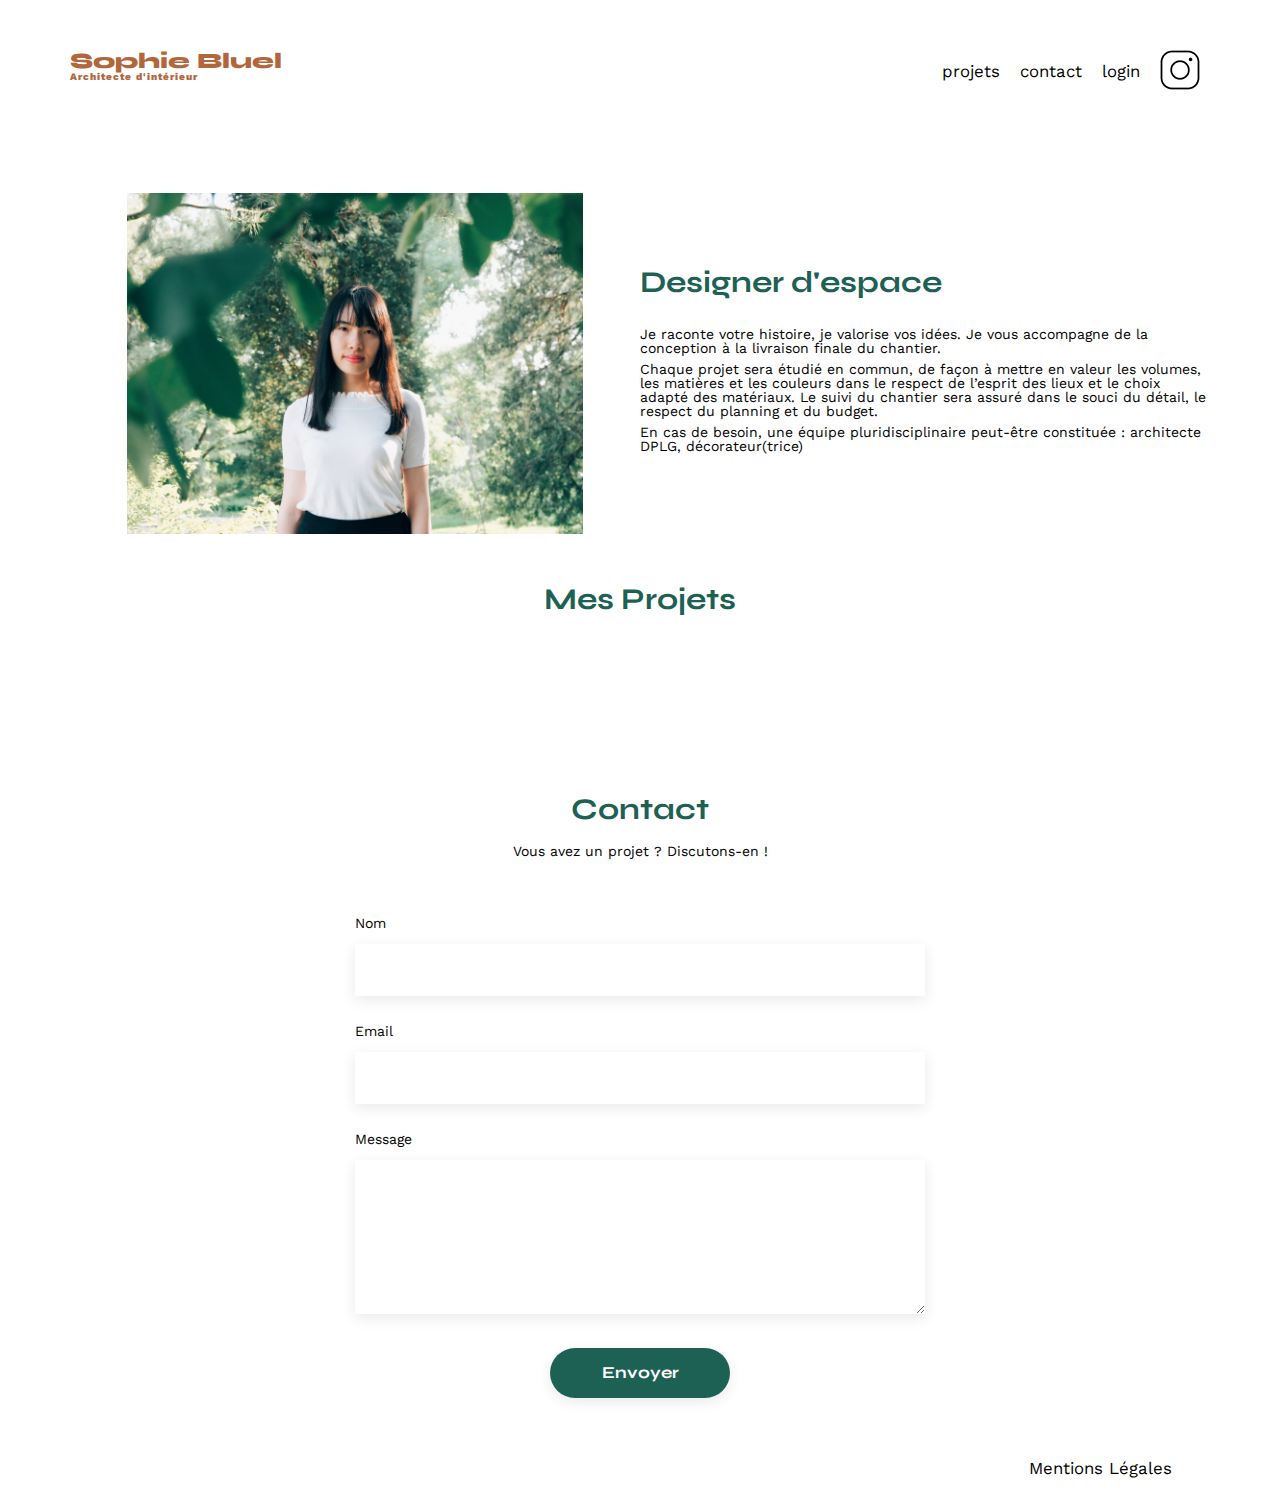
<file: FrontEnd/index.html>
<!DOCTYPE html>
<html lang="fr">
  <head>
    <meta charset="UTF-8" />
    <title>Sophie Bluel - Architecte d'intérieur</title>
    <meta name="viewport" content="width=device-width, initial-scale=1.0" />
    <link rel="preconnect" href="https://fonts.googleapis.com" />
    <link rel="preconnect" href="https://fonts.gstatic.com" crossorigin />
    <link href="https://fonts.googleapis.com/css2?family=Syne:wght@700;800&family=Work+Sans&display=swap" rel="stylesheet" />
    <meta name="description" content="" />
    <link rel="stylesheet" href="./assets/style.css" />
    <link rel="stylesheet" href="./assets/style_editor.css" />
    <link
      rel="stylesheet"
      href="https://cdnjs.cloudflare.com/ajax/libs/font-awesome/6.2.1/css/all.min.css"
      integrity="sha512-MV7K8+y+gLIBoVD59lQIYicR65iaqukzvf/nwasF0nqhPay5w/9lJmVM2hMDcnK1OnMGCdVK+iQrJ7lzPJQd1w=="
      crossorigin="anonymous"
      referrerpolicy="no-referrer"
    />
  </head>
  <body>
    <div id="modale_overlay" class="hidden">
      <div id="modale_main" class="hidden">
        <section id="modale_main-header">
          <a class="xmark_main" href="#"><i class="fa-solid fa-xmark"></i></a>
          <h3>Galerie photo</h3>
        </section>
        <section id="photos_projects"></section>
        <section class="modale_footer">
          <button>Ajouter une photo</button>
        </section>
      </div>
      <div id="modale_add" class="hidden">
        <section id="modale_add-header">
          <i class="back_arrow fa-solid fa-arrow-left"></i>
          <a class="xmark_add" href="#"><i class="fa-solid fa-xmark"></i></a>
        </section>
        <h3>Ajout photo</h3>

        <form action="#" method="post" class="add_form">
          <input class="hidden" type="file" id="image_upload" name="image-upload" accept="image/*" />
          <label id="add_photo">
            <img id="image_preview" class="hidden" alt="Aperçu de l'image" />
            <i class="fa-regular fa-image"></i>
            <button type="button">+ Ajout photo</button>
            <p>jpg, png : 4mo max</p>
          </label>
          <label for="title">Titre</label>
          <input type="text" name="title" id="title" required />
          <label for="category">Catégorie</label>
          <select id="category" name="category" required>
            <option value="" disabled selected></option>
          </select>
        </form>
        <section class="modale_add_footer">
          <button id="modale_add_button" disabled type="button">Valider</button>
        </section>
      </div>
    </div>

    <header>
      <div class="admin_mode hidden banner">
        <i class="fa-regular fa-pen-to-square"></i>
        <p>Mode édition</p>
      </div>
      <div id="header">
        <h1>Sophie Bluel <span>Architecte d'intérieur</span></h1>
        <nav>
          <ul>
            <li>projets</li>
            <li>contact</li>
            <li id="login"><a href="login.html">login</a></li>
            <li class="admin_mode hidden"><a id="logout" href="index.html">logout</a></li>
            <li><img src="./assets/icons/instagram.png" alt="Instagram" /></li>
          </ul>
        </nav>
      </div>
    </header>
    <main>
      <section id="introduction">
        <figure>
          <img src="./assets/images/sophie-bluel.png" alt="" />
        </figure>
        <article>
          <h2>Designer d'espace</h2>
          <p>Je raconte votre histoire, je valorise vos idées. Je vous accompagne de la conception à la livraison finale du chantier.</p>
          <p>
            Chaque projet sera étudié en commun, de façon à mettre en valeur les volumes, les matières et les couleurs dans le respect de l’esprit des lieux et le choix adapté des matériaux. Le suivi
            du chantier sera assuré dans le souci du détail, le respect du planning et du budget.
          </p>
          <p>En cas de besoin, une équipe pluridisciplinaire peut-être constituée : architecte DPLG, décorateur(trice)</p>
        </article>
      </section>
      <section id="portfolio">
        <div id="mes_projets">
          <h2>Mes Projets</h2>
          <a href="#" class="boutton_modifier admin_mode hidden">
            <i class="fa-regular fa-pen-to-square"></i>
            <p class="admin_mode">modifier</p>
          </a>
        </div>
        <div class="admin_mode"></div>
        <div class="filters"></div>
        <div class="gallery"></div>
      </section>
      <section id="contact">
        <h2>Contact</h2>
        <p>Vous avez un projet ? Discutons-en !</p>
        <form action="#" method="post">
          <label for="name">Nom</label>
          <input type="text" name="name" id="name" />
          <label for="email">Email</label>
          <input type="email" name="email" id="email" />
          <label for="message">Message</label>
          <textarea name="message" id="message" cols="30" rows="10"></textarea>
          <input type="submit" value="Envoyer" />
        </form>
      </section>
    </main>

    <footer>
      <nav>
        <ul>
          <li>Mentions Légales</li>
        </ul>
      </nav>
    </footer>
    <script async defer src="./scriptApi.js"></script>
    <script async defer src="./scriptAdminMode.js"></script>
  </body>
</html>
</file>
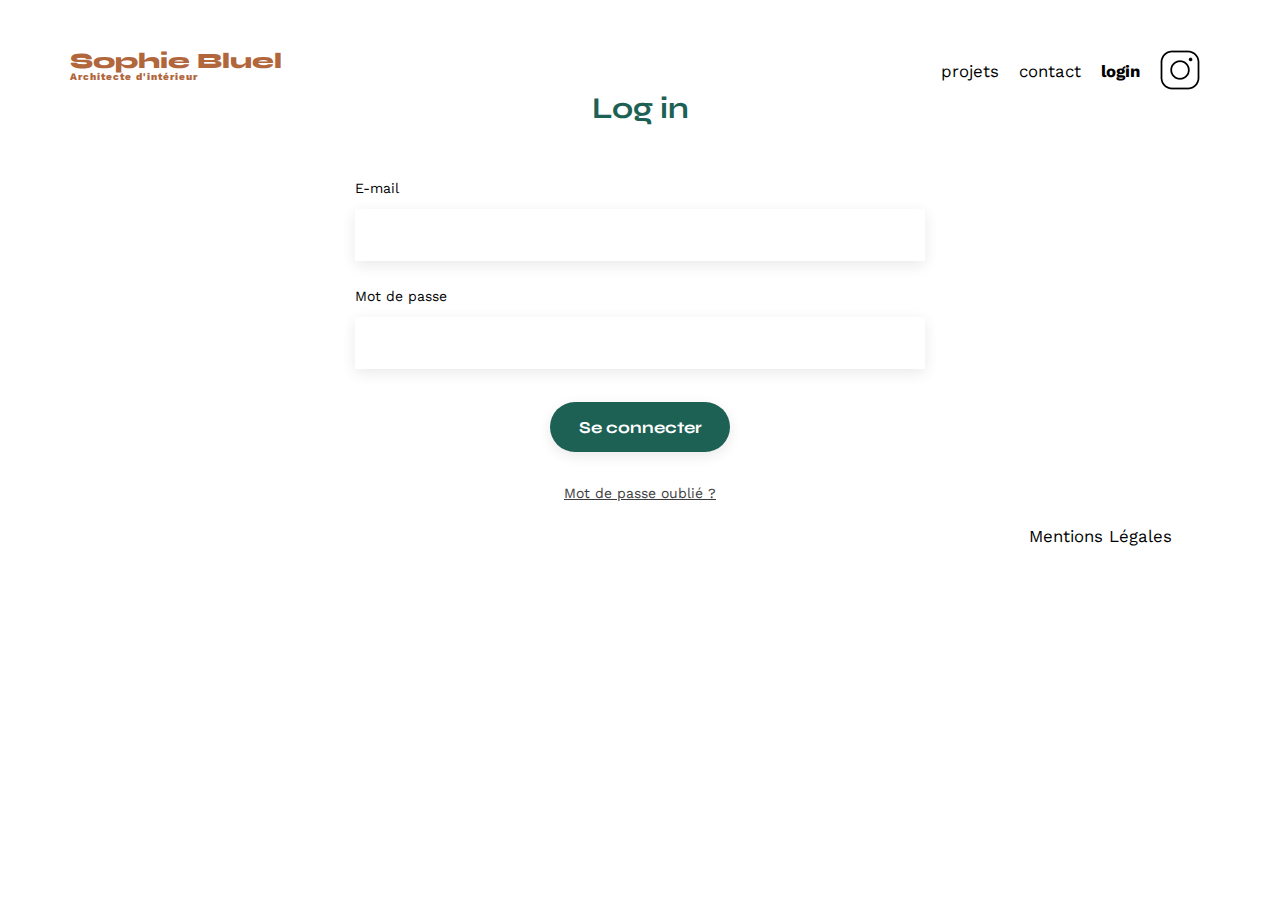
<file: FrontEnd/login.html>
<!DOCTYPE html>
<html lang="fr">
  <head>
    <meta charset="UTF-8" />
    <title>Sophie Bluel - Architecte d'intérieur</title>
    <meta name="viewport" content="width=device-width, initial-scale=1.0" />
    <link rel="preconnect" href="https://fonts.googleapis.com" />
    <link rel="preconnect" href="https://fonts.gstatic.com" crossorigin />
    <link href="https://fonts.googleapis.com/css2?family=Syne:wght@700;800&family=Work+Sans&display=swap" rel="stylesheet" />
    <meta name="description" content="" />
    <link rel="stylesheet" href="./assets/style.css" />
    <link rel="stylesheet" href="./assets/style_login.css" />
  </head>
  <body>
    <header>
      <h1>Sophie Bluel <span>Architecte d'intérieur</span></h1>
      <nav>
        <ul>
          <a href="index.html"><li>projets</li></a>
          <li>contact</li>
          <li id="nav_login">login</li>
          <li><img src="./assets/icons/instagram.png" alt="Instagram" /></li>
        </ul>
      </nav>
    </header>
    <main>
      <section id="login">
        <h2>Log in</h2>
        <form id="form" action="#" method="post">
          <label for="email">E-mail</label>
          <input type="email" name="email" id="email" required />
          <label for="mdp">Mot de passe</label>
          <input type="password" name="mdp" id="mdp" required />
          <input type="submit" value="Se connecter" id="submit" />
          <a href="#">Mot de passe oublié ?</a>
        </form>
      </section>
    </main>

    <footer>
      <nav>
        <ul>
          <li>Mentions Légales</li>
        </ul>
      </nav>
    </footer>
    <script defer src="./scriptLogin.js"></script>
  </body>
</html>
</file>
<file: FrontEnd/assets/style_editor.css>
/* Pour JS */

/* Modale */
#modale_overlay {
  display: flex;
  position: fixed;
  justify-content: center;
  align-items: center;
  width: 100%;
  height: 100%;
  background-color: rgba(128, 128, 128, 0.5);
  font-size: 50px;
  left: 0;
}

/* Fenêtre principale de la modale */

#modale_main {
  display: flex;
  flex-direction: column;
  position: fixed;
  align-items: center;
  width: 800px;
  height: 800px;
  background-color: white;
  font-size: 50px;
  border-radius: 10px;
}

#modale_main-header i {
  display: flex;
  position: absolute;
  align-items: end;
  font-size: 30px;
  top: 15px;
  right: 15px;
}

.xmark_main,
.xmark_add {
  text-decoration: none;
  color: black;
}

#modale_main-header h3 {
  padding: 20px;
  font-size: 20px;
}

#photos_projects {
  display: flex;
  flex-direction: row;
  flex-wrap: wrap;
  justify-content: flex-start;
  height: 60%;
  width: 60%;
  gap: 2%;

  margin-top: -30px;
}

.card_image {
  display: flex;
  flex-direction: row;
  width: 18%;
  height: 30%;
  margin: 0;
}

.card_image img {
  object-fit: cover;
  width: 100%;
  padding: 0;
}

.card_image i {
  display: flex;
  justify-content: center;
  align-items: center;
  font-size: 15px;
  margin: 5px -30px 0px -25px;
  color: white;
  background-color: black;
  border-radius: 3px;
  height: 20px;
  width: 20px;
}

.modale_footer {
  display: flex;
  justify-content: center;
  align-items: center;
  margin: 0;
  width: 420px;
  border-top: solid rgba(128, 128, 128, 0.5) 2px;
  padding-top: 20px;
}

.modale_footer button {
  display: flex;
  position: absolute;
  bottom: 70px;
  justify-content: center;
  align-items: center;
  font-family: "Syne";
  font-size: 17px;
  height: 50px;
  width: 100%;
  font-weight: 700;
  color: white;
  background-color: #1d6154;
  width: 250px;
  text-align: center;
  border-radius: 60px;
}

/* Fenetre de la modale n°2 */
#modale_add {
  display: flex;
  flex-direction: column;
  position: fixed;
  justify-content: center;
  align-items: center;
  width: 800px;
  height: 800px;
  background-color: white;
  font-size: 50px;
  border-radius: 10px;
}

#modale_add-header {
  display: flex;
  flex-direction: row;
  align-items: center;
  position: absolute;
  justify-content: space-between;
  width: 96%;
  padding: 0;
  margin: 0;
  top: 15px;
}

#modale_add-header i {
  display: flex;
  align-items: center;
  justify-content: center;
  font-size: 30px;
  color: black;
}

#modale_add h3 {
  display: flex;
  position: absolute;
  justify-content: center;
  top: 50px;
  padding: 20px;
  font-size: 20px;
}

#modale_add form {
  text-align: left;
  display: flex;
  position: absolute;
  top: 160px;
  flex-direction: column;
  align-items: flex-start;
  padding-bottom: 20px;
}

#modale_add input,
#modale_add select {
  height: 50px;
  width: 400px;
  font-size: 20px;
  border: none;
  box-shadow: 0px 4px 14px rgba(0, 0, 0, 0.1);
}

#modale_add label {
  font-size: 20px;
  padding-top: 20px;
  padding-bottom: 20px;
}

#add_photo {
  display: flex;
  flex-direction: column;
  justify-content: center;
  align-items: center;
  height: 170px;
  max-height: 170px;
  width: 420px;
  max-width: 420px;
  background-color: #e8f1f6;
}

#add_photo img {
  max-height: 100%;
  max-width: 100%;
}

#add_photo i {
  display: flex;
  flex-direction: column;
  justify-content: center;
  align-items: center;
  color: #cbd6dc;
  font-size: 76px;
  margin: auto;
}

#add_photo button {
  border: none;
  color: #306685;
  font-size: 14px;
  background-color: #cbd6dc;
  padding: 10px 40px;
  border-radius: 20px;
}

#add_photo p {
  font-size: 10px;
  padding-top: 20px;
}

.modale_add_footer {
  display: flex;
  position: absolute;
  bottom: 70px;
  justify-content: center;
  align-items: center;
  margin: 0;
  width: 420px;
  border-top: solid rgba(128, 128, 128, 0.5) 2px;
  padding-top: 20px;
}

.modale_add_footer button {
  display: flex;
  justify-content: center;
  align-items: center;
  font-family: "Syne";
  font-size: 17px;
  height: 50px;
  width: 100%;
  font-weight: 700;
  color: white;
  background-color: #1d6154;
  width: 250px;
  text-align: center;
  border-radius: 60px;
}

#modale_add_button:disabled {
  background-color: lightgrey;
}

/* HEADER */
header {
  display: flex;
  flex-direction: column;
}

.banner {
  display: flex;
  left: 0;
  position: fixed;
  flex-direction: row;
  justify-content: center;
  align-items: center;
  height: 35px;
  width: 100%;
  background-color: black;
  color: white;
}

#mes_projets {
  display: flex;
  justify-content: center;
  align-items: center;
}

#mes_projets a {
  display: flex;
  justify-content: center;
  align-items: center;
  text-decoration: none;
  color: black;
}

#mes_projets i,
#mes_projets p {
  padding-bottom: 25px;
  padding-right: 10px;
}

#mes_projets i {
  padding-left: 30px;
}
</file>
<file: FrontEnd/assets/style_login.css>
header {
  display: flex;
  flex-direction: row;
  justify-content: space-between;
  padding-top: 50px;
}

#nav_login {
  font-weight: bold;
}

#login {
  width: 50%;
  margin: auto;
}

#login > * {
  text-align: center;
}

#login h2 {
  margin-bottom: 20px;
}

#login form {
  text-align: left;
  margin-top: 30px;
  display: flex;
  flex-direction: column;
}

#login input {
  height: 50px;
  font-size: 1.2em;
  border: none;
  box-shadow: 0px 4px 14px rgba(0, 0, 0, 0.09);
}

#login label {
  margin: 2em 0 1em 0;
}

#login a {
  text-align: center;
  text-decoration: underline;
  color: #3d3d3d;
}
</file>
<file: FrontEnd/assets/style.css>
/* http://meyerweb.com/eric/tools/css/reset/
   v2.0 | 20110126
   License: none (public domain)
*/

html,
body,
div,
span,
applet,
object,
iframe,
h1,
h2,
h3,
h4,
h5,
h6,
p,
blockquote,
pre,
a,
abbr,
acronym,
address,
big,
cite,
code,
del,
dfn,
em,
img,
ins,
kbd,
q,
s,
samp,
small,
strike,
strong,
sub,
sup,
tt,
var,
b,
u,
i,
center,
dl,
dt,
dd,
ol,
ul,
li,
fieldset,
form,
label,
legend,
table,
caption,
tbody,
tfoot,
thead,
tr,
th,
td,
article,
aside,
canvas,
details,
embed,
figure,
figcaption,
footer,
header,
hgroup,
menu,
nav,
output,
ruby,
section,
summary,
time,
mark,
audio,
video {
  margin: 0;
  padding: 0;
  border: 0;
  font-size: 100%;
  font: inherit;
  vertical-align: baseline;
}
/* HTML5 display-role reset for older browsers */
article,
aside,
details,
figcaption,
figure,
footer,
header,
hgroup,
menu,
nav,
section {
  display: block;
}
body {
  line-height: 1;
}
ol,
ul {
  list-style: none;
}
blockquote,
q {
  quotes: none;
}
blockquote:before,
blockquote:after,
q:before,
q:after {
  content: "";
  content: none;
}
table {
  border-collapse: collapse;
  border-spacing: 0;
}
/** end reset css**/
body {
  max-width: 1140px;
  margin: auto;
  font-family: "Work Sans";
  font-size: 14px;
}
#header {
  display: flex;
  justify-content: space-between;
  margin: 50px 0;
}
section {
  margin: 50px 0;
}

h1 {
  display: flex;
  flex-direction: column;
  font-family: "Syne";
  font-size: 22px;
  font-weight: 800;
  color: #b1663c;
}

h1 > span {
  font-family: "Work Sans";
  font-size: 10px;
  letter-spacing: 0.1em;
}

h2 {
  font-family: "Syne";
  font-weight: 700;
  font-size: 30px;
  color: #1d6154;
}
nav ul {
  display: flex;
  align-items: center;
  list-style-type: none;
}
nav li {
  padding: 0 10px;
  font-size: 1.2em;
}
nav a {
  text-decoration: none;
  color: black;
}

li:hover {
  color: #b1663c;
}
#introduction {
  display: flex;
  align-items: center;
}
#introduction figure {
  flex: 1;
}
#introduction img {
  display: block;
  margin: auto;
  width: 80%;
}

#introduction article {
  flex: 1;
}
#introduction h2 {
  margin-bottom: 1em;
}

#introduction p {
  margin-bottom: 0.5em;
}
#portfolio h2 {
  display: flex;
  flex-direction: row;
  text-align: center;
  margin-bottom: 1em;
}

.filters {
  display: flex;
  flex-direction: row;
  justify-content: center;
  gap: 10px;
  margin: 50px;
}

/* Pour JS */
.hidden {
  display: none !important;
}

.filters_button {
  display: flex;
  align-items: center;

  height: 37px;
  gap: 0px;
  border-radius: 60px;
  border: 1.5px solid #1d6154;
  color: #1d6154;
  background-color: white;
  padding: 9px 15px;

  font-family: Syne;
  font-size: 16px;
  font-weight: 700;
  text-align: center;
}

.filters_button:focus {
  background-color: #1d6154;
  color: white;
}

.gallery {
  width: 100%;
  display: grid;
  grid-template-columns: 1fr 1fr 1fr;
  grid-column-gap: 20px;
  grid-row-gap: 20px;
}

.gallery img {
  width: 100%;
}
#contact {
  width: 50%;
  margin: auto;
}
#contact > * {
  text-align: center;
}
#contact h2 {
  margin-bottom: 20px;
}
#contact form {
  text-align: left;
  margin-top: 30px;
  display: flex;
  flex-direction: column;
}

#contact input {
  height: 50px;
  font-size: 1.2em;
  border: none;
  box-shadow: 0px 4px 14px rgba(0, 0, 0, 0.09);
}
#contact label {
  margin: 2em 0 1em 0;
}
#contact textarea {
  border: none;
  box-shadow: 0px 4px 14px rgba(0, 0, 0, 0.09);
}

input[type="submit"] {
  font-family: "Syne";
  font-weight: 700;
  color: white;
  background-color: #1d6154;
  margin: 2em auto;
  width: 180px;
  text-align: center;
  border-radius: 60px;
}

footer nav ul {
  display: flex;
  justify-content: flex-end;
  margin: 2em;
}
</file>
